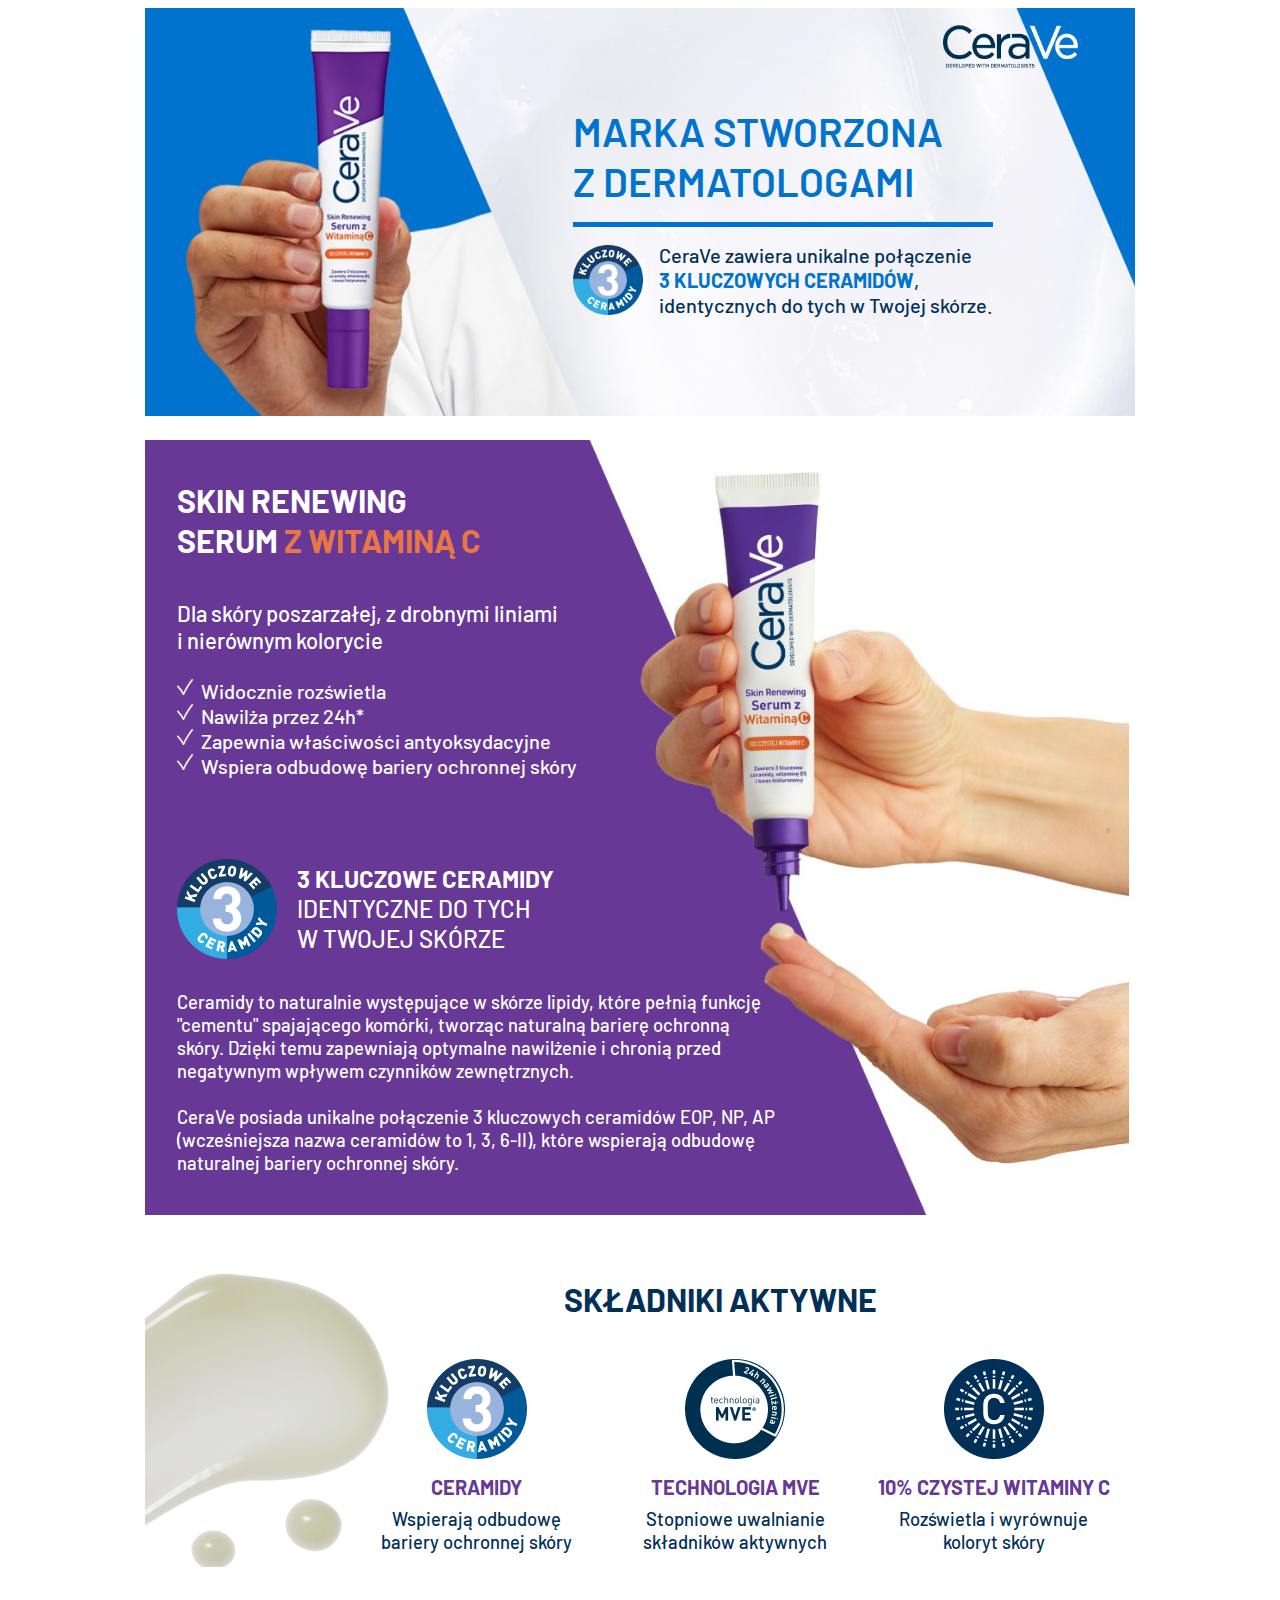
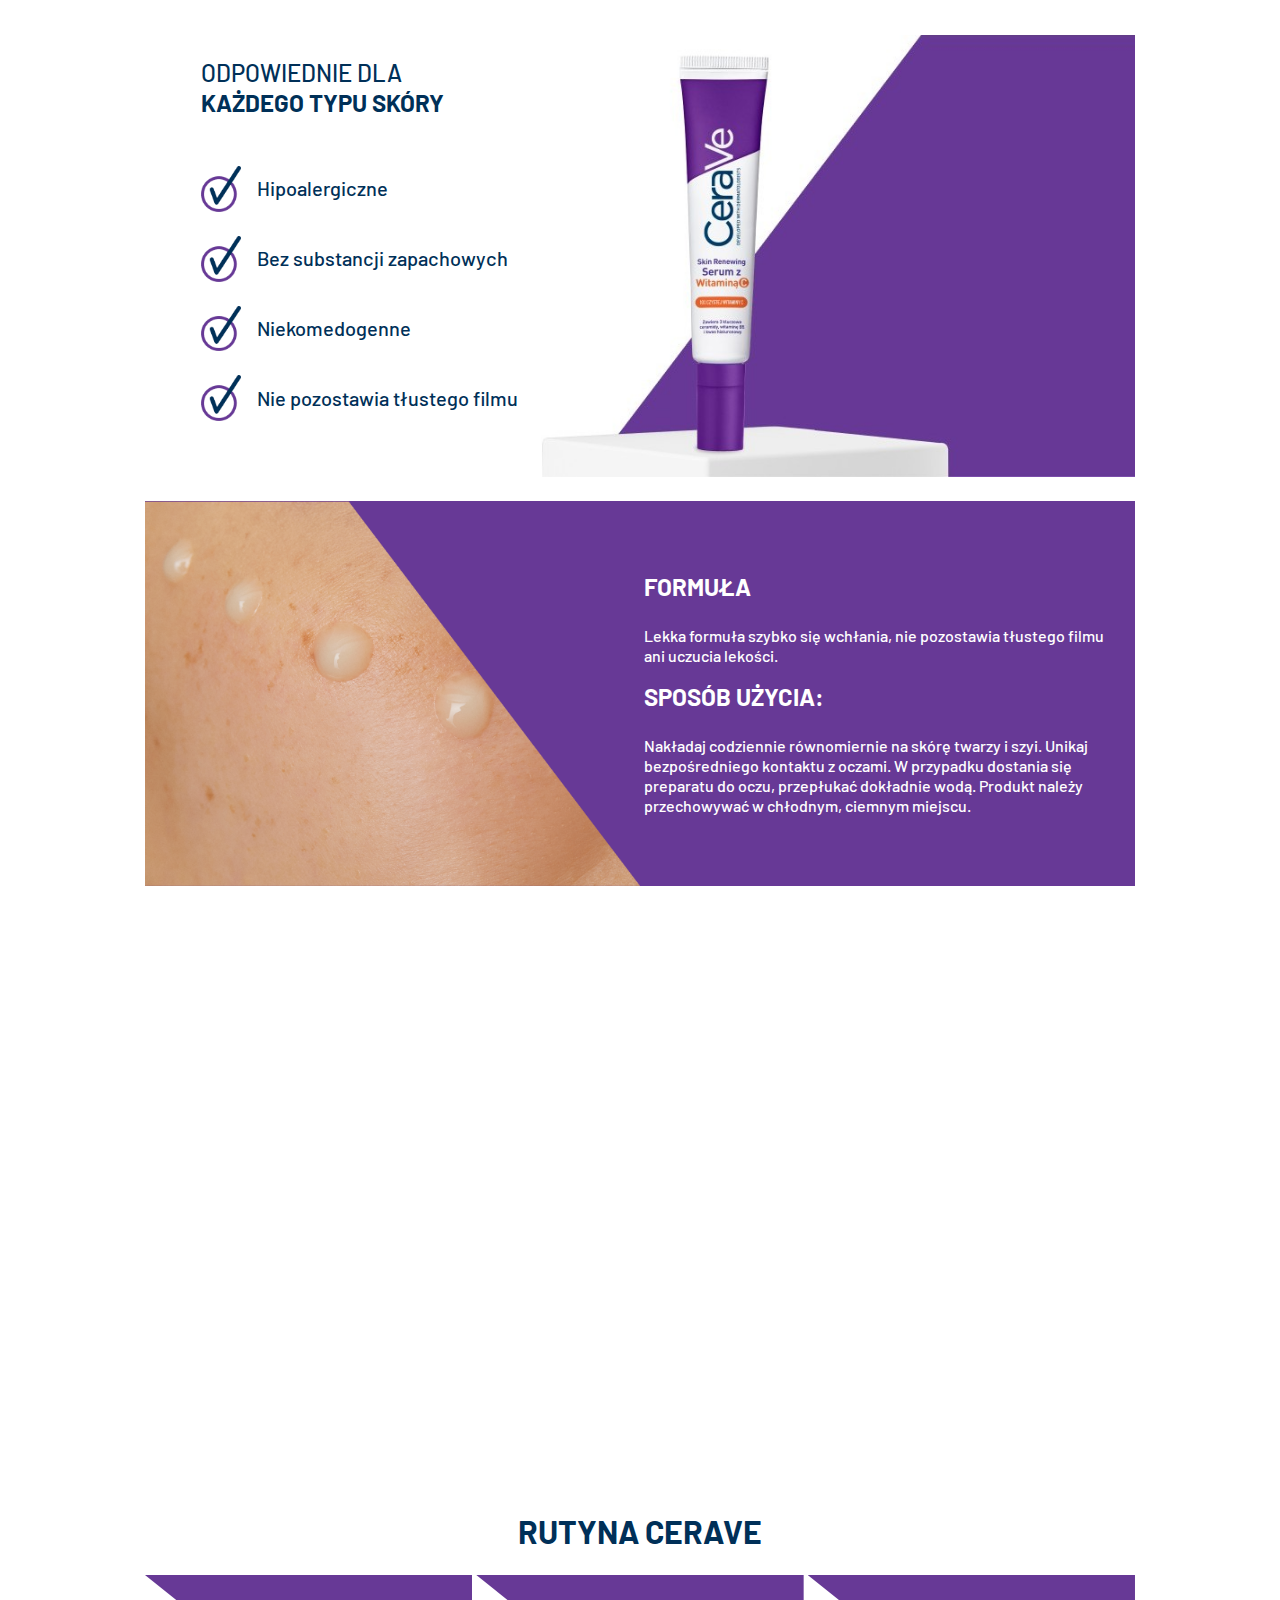
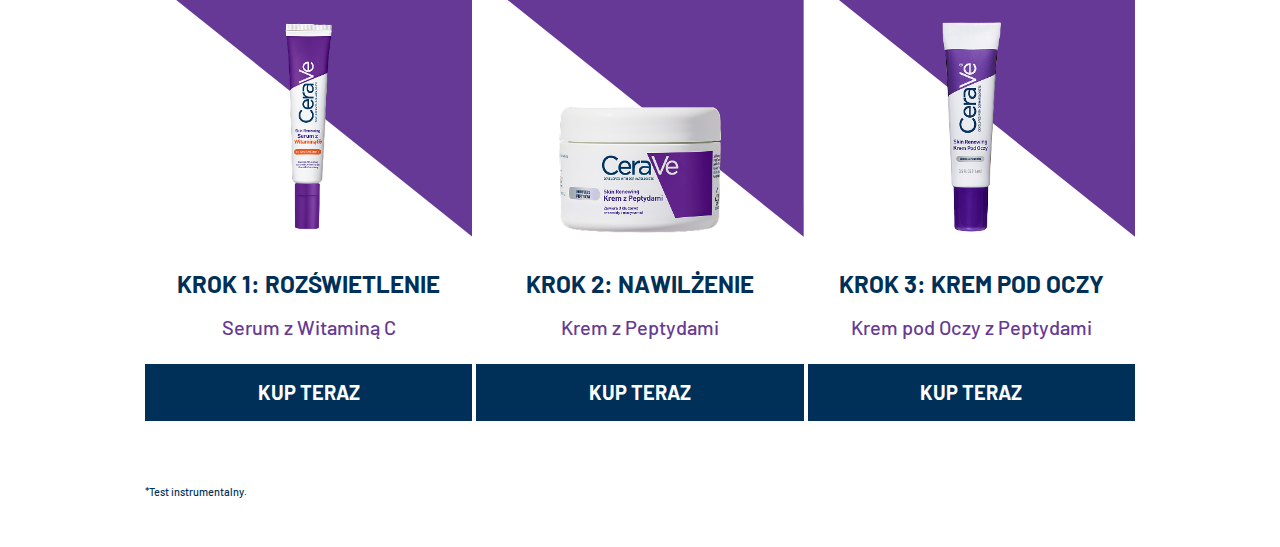
<file: index.html>
<!DOCTYPE html>
<html lang="pl">

<head>
    <meta charset="UTF-8">
    <meta name="viewport" content="width=device-width, initial-scale=1.0">
    <title>CeraVe serum z witaminą C</title>
    <link rel="preconnect" href="https://fonts.googleapis.com">
    <link rel="preconnect" href="https://fonts.gstatic.com" crossorigin>
    <link
        href="https://fonts.googleapis.com/css2?family=Barlow:ital,wght@0,100;0,200;0,300;0,400;0,500;0,600;0,700;0,800;0,900;1,100;1,200;1,300;1,400;1,500;1,600;1,700;1,800;1,900&display=swap"
        rel="stylesheet">
    <link rel="stylesheet" href="./styles/styles.css">
</head>

<body>
    <div id="es-rc">
        <div id="es-rc-content">
            <div class="es-kv">
                <div class="es-kv__left">
                    <img src="./images/kv-photo.jpg" alt="CeraVe żel oczyszczający" class="es-kv__left__image">
                    <img src="./images/logo-footer.png" alt="Logo CeraVe" class="es-mobile es-kv__left__logo">
                    <img src="./images/ceramidy.png" alt="3 Kluczowe ceramidy" class=" es-mobile es-kv__left__icon">
                </div>
                <div class="es-kv__right" style="background-image: url('./images/kv-texture.png');">
                    <img src="./images/logo-kv.png" alt="Logo CeraVe" class="es-desktop es-kv__right__logo">
                    <div class="es-kv__right__textCtn">
                        <p class="es-kv__right__title">Marka stworzona z&nbsp;dermatologami</p>
                        <div class="es-kv__right__wrapper">
                            <img src="./images/ceramidy.png" alt="3 Kluczowe ceramidy"
                                class="es-desktop es-kv__right__icon">
                            <p class="es-kv__right__text">CeraVe zawiera unikalne połączenie <span
                                    class="es-kv__right__text--span">3&nbsp;kluczowych ceramidów</span>, identycznych
                                do&nbsp;tych w&nbsp;Twojej skórze.</p>
                        </div>
                    </div>
                </div>
            </div>

            <div class="es-features">
                <div class="es-features__wrapper es-features__wrapper--top">
                    <p class="es-section-title es-features__title">Skin renewing serum <span
                            class="es-features__title--accent">z witaminą C</span></p>
                    <p class="es-features__subtitle">
                        Dla skóry poszarzałej, z drobnymi liniami i&nbsp;nierównym kolorycie
                    </p>
                    <div class="es-features__points">
                        <div class="es-features__points__item">
                            <img class="es-features__points__icon" src="./images/tick-1.png" alt="Tick">
                            <p class="es-features__points__text">Widocznie rozświetla</p>
                        </div>
                        <div class="es-features__points__item">
                            <img class="es-features__points__icon" src="./images/tick-1.png" alt="Tick">
                            <p class="es-features__points__text">Nawilża przez 24h*</p>
                        </div>
                        <div class="es-features__points__item">
                            <img class="es-features__points__icon" src="./images/tick-1.png" alt="Tick">
                            <p class="es-features__points__text">Zapewnia właściwości antyoksydacyjne</p>
                        </div>
                        <div class="es-features__points__item">
                            <img class="es-features__points__icon" src="./images/tick-1.png" alt="Tick">
                            <p class="es-features__points__text">Wspiera odbudowę bariery ochronnej skóry</p>
                        </div>
                    </div>
                </div>
                <div class="es-features__wrapper es-features__wrapper--bottom">
                    <div class="es-features__badgeCtn">
                        <img class="es-features__badge__img" src="./images/ceramidy.png" alt="3 Kluczowe ceramidy">
                        <div class="es-features__badge__text">
                            <p class="es-features__badge__text--bold">3 kluczowe ceramidy</p>
                            <p>identyczne do tych w&nbsp;Twojej skórze</p>
                        </div>
                    </div>
                    <div class="es-features__text">
                        <p>
                            Ceramidy to naturalnie występujące w skórze lipidy, które pełnią funkcję "cementu"
                            spajającego komórki, tworząc naturalną barierę ochronną skóry. Dzięki temu zapewniają
                            optymalne nawilżenie i&nbsp;chronią przed negatywnym wpływem czynników zewnętrznych.<br><br>
                            CeraVe posiada unikalne połączenie 3&nbsp;kluczowych ceramidów EOP, NP, AP (wcześniejsza
                            nazwa
                            ceramidów to 1, 3, 6-II), które wspierają odbudowę naturalnej bariery ochronnej skóry.
                        </p>
                    </div>
                </div>
                <div class="es-features__hand__container">
                    <img class="es-features__hand__image" src="./images/hand.png" alt="Ręka trzymająca produkt">

                </div>
                <div class="es-features__bg">
                    <img src="./images/features-bg.jpg" alt="" class="es-features__bg__image">
                </div>
            </div>

            <div class="es-ingredients">
                <img src="./images/bubbles.png" alt="" class="es-ingredients__bubbles">
                <div class="es-ingredients__content">
                    <p class="es-ingredients__title es-section-title">Składniki aktywne</p>
                    <div class="es-ingredients__list">
                        <div class="es-ingredients__list__item">
                            <img src="./images/ceramidy.png" alt="3 Kluczowe ceramidy"
                                class="es-ingredients__list__icon">
                            <div class="es-ingredients__list__description">
                                <p class="es-ingredients__list__title">Ceramidy</p>
                                <p class="es-ingredients__list__text">Wspierają odbudowę bariery ochronnej skóry</p>
                            </div>
                        </div>
                        <div class="es-ingredients__list__item">
                            <img src="./images/MVE.png" alt="Witamina B3" class="es-ingredients__list__icon">
                            <div class="es-ingredients__list__description">
                                <p class="es-ingredients__list__title">Technologia MVE</p>
                                <p class="es-ingredients__list__text">Stopniowe uwalnianie składników aktywnych</p>
                            </div>
                        </div>
                        <div class="es-ingredients__list__item">
                            <img src="./images/vit-c.png" alt="Kwas hialuronowy" class="es-ingredients__list__icon">
                            <div class="es-ingredients__list__description">
                                <p class="es-ingredients__list__title">10% czystej witaminy C</p>
                                <p class="es-ingredients__list__text">Rozświetla i wyrównuje​ koloryt skóry</p>
                            </div>
                        </div>
                    </div>
                </div>
            </div>

            <div class="es-benefits">
                <div class="es-benefits__image__container">
                    <img class="es-benefits__image es-mobile" src="./images/pack.png"
                        alt="opakowanie CeraVe oczyszczający żel do mycia">
                    <img class="es-benefits__image es-desktop" src="./images/benefits-bg.jpg"
                        alt="opakowanie CeraVe oczyszczający żel do mycia">
                </div>
                <div class="es-benefits__container">
                    <p class="es-benefits__title">Odpowiednie dla <span><br>każdego typu skóry</span></p>
                    <div class="es-benefits__list">
                        <div class="es-benefits__list__item">
                            <img class="es-benefits__list__icon" src="./images/tick-2.png" alt="">
                            <p class="es-benefits__list__text">Hipoalergiczne</p>
                        </div>
                        <div class="es-benefits__list__item">
                            <img class="es-benefits__list__icon" src="./images/tick-2.png" alt="">
                            <p class="es-benefits__list__text">Bez substancji zapachowych</p>
                        </div>
                        <div class="es-benefits__list__item">
                            <img class="es-benefits__list__icon" src="./images/tick-2.png" alt="">
                            <p class="es-benefits__list__text">Niekomedogenne</p>
                        </div>
                        <div class="es-benefits__list__item">
                            <img class="es-benefits__list__icon" src="./images/tick-2.png" alt="">
                            <p class="es-benefits__list__text">Nie pozostawia tłustego filmu</p>
                        </div>
                    </div>
                </div>
            </div>

            <div class="es-formula-use">
                <img class="es-formula-use__image" src="./images/use.png" alt="">
                <div class="es-formula-use__content">
                    <div class="es-formula-use__text-wrapper">
                        <p class="es-formula-use__name">Formuła</p>
                        <p class="es-formula-use__text">
                            Lekka formuła szybko się wchłania, nie pozostawia tłustego filmu
                            ani uczucia lekości.
                        </p>
                    </div>
                    <div class="es-formula-use__text-wrapper">
                        <p class="es-formula-use__name">Sposób użycia:</p>
                        <p class="es-formula-use__text">
                            Nakładaj codziennie równomiernie na&nbsp;skórę twarzy i&nbsp;szyi. Unikaj bezpośredniego
                            kontaktu
                            z&nbsp;oczami. W&nbsp;przypadku dostania się preparatu do oczu, przepłukać dokładnie wodą.
                            Produkt należy przechowywać w&nbsp;chłodnym, ciemnym miejscu.
                        </p>
                    </div>
                </div>
            </div>

            <div class="es-video">
                <iframe class="es-video__iframe" width="560" height="315"
                    src="https://www.youtube.com/embed/Zhnm3WomlW8?si=BFtQ5gKlIoRKEJmO" title="YouTube video player"
                    allow="accelerometer; autoplay; clipboard-write; encrypted-media; gyroscope; picture-in-picture; web-share"
                    referrerpolicy="strict-origin-when-cross-origin" allowfullscreen></iframe>
            </div>

            <div class="es-cross">
                <p class="es-section-title">Rutyna cerave</p>
                <div class="es-cross__content">
                    <div class="es-cross__item">
                        <a class="es-cross__item__image-container" href="#1" target="_blank">
                            <img src="./images/cross-1.png" alt="Oczyszczający żel do mycia CeraVe"
                                class="es-cross__item__image">
                        </a>
                        <div class="es-cross__item__text-container">
                            <p class="es-cross__item__text-step">Krok 1: Rozświetlenie</p>
                            <div class="es-cross__item__text-description">
                                <p class="es-cross__item__text-name">Serum z Witaminą C</p>
                            </div>
                        </div>
                        <a href="#1" target="_blank" class="es-cross__item__button">Kup teraz</a>
                    </div>
                    <div class="es-cross__item">
                        <a class="es-cross__item__image-container" href="#2" target="_blank">
                            <img src="./images/cross-2.png" alt="Nawilżająca emulsja CeraVe"
                                class="es-cross__item__image">
                        </a>
                        <div class="es-cross__item__text-container">
                            <p class="es-cross__item__text-step">Krok 2: Nawilżenie</p>
                            <div class="es-cross__item__text-description">
                                <p class="es-cross__item__text-name">Krem z Peptydami</p>
                            </div>
                        </div>
                        <a href="#2" target="_blank" class="es-cross__item__button">Kup teraz</a>
                    </div>
                    <div class="es-cross__item">
                        <a class="es-cross__item__image-container" href="#3" target="_blank">
                            <img src="./images/cross-3.png" alt="Nawilżająca emulsja CeraVe"
                                class="es-cross__item__image">
                        </a>
                        <div class="es-cross__item__text-container">
                            <p class="es-cross__item__text-step">Krok 3: Krem pod oczy</p>
                            <div class="es-cross__item__text-description">
                                <p class="es-cross__item__text-name">Krem pod Oczy z&nbsp;Peptydami</p>
                            </div>
                        </div>
                        <a href="#3" target="_blank" class="es-cross__item__button">Kup teraz</a>
                    </div>
                </div>
            </div>

            <div class="es-disclaimer">
                <p>*Test instrumentalny.</p>
            </div>
        </div>
    </div>
</body>

</html>
</file>
<file: styles/styles.css>
#es-rc #es-rc-content {
  font-family: "Barlow", sans-serif;
  font-size: 16px;
  font-weight: 500;
  line-height: 1.25;
  color: #003058;
  background-color: #ffffff;
  max-width: 990px;
  margin: auto;
  container-type: inline-size;
  container-name: es-rc-content;
  display: flex;
  flex-direction: column;
  gap: 24px;
}
#es-rc #es-rc-content ::-moz-selection {
  background-color: #e97646;
  color: #ffffff;
}
#es-rc #es-rc-content ::selection {
  background-color: #e97646;
  color: #ffffff;
}
#es-rc #es-rc-content * {
  box-sizing: border-box;
}
#es-rc #es-rc-content p {
  margin: 0;
}
#es-rc #es-rc-content img {
  width: 100%;
  display: block;
  margin: 0 auto;
}
#es-rc #es-rc-content .es-section-title {
  font-size: 32px;
  font-weight: 700;
  text-align: center;
  text-wrap: balance;
  text-transform: uppercase;
  margin-block: 16px;
}
#es-rc #es-rc-content .es-mobile {
  display: block;
}
@container es-rc-content (min-width: 576px) {
  #es-rc #es-rc-content .es-mobile {
    display: none;
  }
}
#es-rc #es-rc-content .es-desktop {
  display: none;
}
@container es-rc-content (min-width: 576px) {
  #es-rc #es-rc-content .es-desktop {
    display: block;
  }
}
#es-rc #es-rc-content .es-kv__left {
  position: relative;
}
#es-rc #es-rc-content .es-kv__left__logo {
  background-color: #003058;
  padding: 20px 20px 20px 40px;
  position: absolute;
  top: 0;
  right: 0;
  width: 150px;
  clip-path: polygon(0 0, 100% 0%, 100% 100%, 21% 100%);
}
#es-rc #es-rc-content .es-kv__left__icon {
  position: absolute;
  width: 100px;
  top: 32%;
  right: 0;
}
#es-rc #es-rc-content .es-kv__right {
  background-size: 150% 150%;
  background-position: 64%;
  background-repeat: no-repeat;
  position: relative;
}
#es-rc #es-rc-content .es-kv__right__textCtn {
  padding: 32px;
}
#es-rc #es-rc-content .es-kv__right__title {
  color: #0073ce;
  font-weight: 600;
  font-size: 25.6px;
  text-transform: uppercase;
  padding-bottom: 16px;
  margin-bottom: 16px;
  border-bottom: 5px solid #0073ce;
}
#es-rc #es-rc-content .es-kv__right__text--span {
  color: #0073ce;
  font-weight: 700;
  text-transform: uppercase;
}
#es-rc #es-rc-content .es-kv__right__logo {
  max-width: 175px;
  padding: 16px;
  position: absolute;
  top: 0;
  right: 0;
}
#es-rc #es-rc-content .es-kv__right__icon {
  max-width: 70px;
}
@container es-rc-content (min-width: 340px) {
  #es-rc #es-rc-content .es-kv__right__title {
    font-size: 32px;
  }
}
@container es-rc-content (min-width: 576px) {
  #es-rc #es-rc-content .es-kv__right {
    background-color: #0073ce;
    background-size: cover;
    background-position: center;
    padding: 40px;
  }
  #es-rc #es-rc-content .es-kv__right__textCtn {
    padding: 0;
    max-width: 380px;
    margin: auto;
  }
  #es-rc #es-rc-content .es-kv__right__wrapper {
    display: flex;
    align-items: center;
    gap: 16px;
  }
}
@container es-rc-content (min-width: 589px) {
  #es-rc #es-rc-content .es-kv {
    display: flex;
    position: relative;
    background-color: #0073ce;
  }
  #es-rc #es-rc-content .es-kv__left {
    width: 46%;
  }
  #es-rc #es-rc-content .es-kv__right {
    width: 73%;
    position: absolute;
    right: 0;
    top: 0;
    height: 100%;
    background-color: unset;
    display: flex;
    align-items: center;
    justify-content: center;
  }
  #es-rc #es-rc-content .es-kv__right__textCtn {
    margin-left: 16%;
  }
  #es-rc #es-rc-content .es-kv__right__title {
    font-size: 30px;
  }
  #es-rc #es-rc-content .es-kv__right__logo {
    max-width: 19%;
    right: 8%;
    top: 4%;
    padding: 0;
  }
}
@container es-rc-content (min-width: 768px) {
  #es-rc #es-rc-content .es-kv__right__textCtn {
    max-width: 420px;
    margin-right: auto;
    margin-left: 15%;
  }
  #es-rc #es-rc-content .es-kv__right__title {
    font-size: 40px;
    width: 100%;
    margin-left: 0;
  }
  #es-rc #es-rc-content .es-kv__right__text {
    font-size: 20px;
  }
}
@container es-rc-content (min-width: 880px) {
  #es-rc #es-rc-content .es-kv__right__textCtn {
    margin-left: 20%;
  }
}
@container es-rc-content (min-width: 980px) {
  #es-rc #es-rc-content .es-kv__right {
    width: 74%;
  }
  #es-rc #es-rc-content .es-kv__right__logo {
    right: 7.5%;
  }
}
#es-rc #es-rc-content .es-features {
  background-color: #673996;
  color: #ffffff;
  padding: 24px;
}
#es-rc #es-rc-content .es-features__wrapper {
  display: flex;
  flex-direction: column;
}
#es-rc #es-rc-content .es-features__title {
  text-align: left;
  margin-top: 0;
}
#es-rc #es-rc-content .es-features__title--accent {
  color: #e97646;
}
#es-rc #es-rc-content .es-features__subtitle {
  font-size: 17.92px;
  margin-top: 24px;
}
#es-rc #es-rc-content .es-features__points {
  margin-top: 24px;
}
#es-rc #es-rc-content .es-features__points__item {
  display: flex;
  justify-content: flex-start;
  gap: 8px;
}
#es-rc #es-rc-content .es-features__points__icon {
  width: 16px;
  height: 16px;
  margin: 0;
}
#es-rc #es-rc-content .es-features__badgeCtn {
  display: flex;
  align-items: center;
  justify-content: center;
  gap: 16px;
  margin-top: 32px;
  max-width: 300px;
}
#es-rc #es-rc-content .es-features__badge__img {
  width: 25%;
  max-width: 100px;
}
#es-rc #es-rc-content .es-features__badge__text {
  text-transform: uppercase;
  font-size: 16px;
}
#es-rc #es-rc-content .es-features__badge__text--bold {
  font-weight: 700;
}
#es-rc #es-rc-content .es-features__text {
  font-size: 16px;
  margin-top: 32px;
}
#es-rc #es-rc-content .es-features__hand__container {
  margin-top: 32px;
  margin-right: -24px;
}
#es-rc #es-rc-content .es-features__bg {
  display: none;
}
@container es-rc-content (min-width: 360px) {
  #es-rc #es-rc-content .es-features__badge__text {
    font-size: 19.2px;
  }
}
@container es-rc-content (min-width: 440px) {
  #es-rc #es-rc-content .es-features__hand__container {
    position: relative;
    margin-block: 24px;
    z-index: 2;
  }
}
@container es-rc-content (min-width: 576px) and (max-width: 767px) {
  #es-rc #es-rc-content .es-features .es-section-title {
    font-size: 28px;
  }
  #es-rc #es-rc-content .es-features__subtitle {
    text-wrap: balance;
  }
}
@container es-rc-content (min-width: 576px) {
  #es-rc #es-rc-content .es-features {
    position: relative;
    z-index: 1;
  }
  #es-rc #es-rc-content .es-features__hand__container {
    position: static;
    margin: 0;
  }
  #es-rc #es-rc-content .es-features__hand__image {
    display: none;
  }
  #es-rc #es-rc-content .es-features__bg {
    display: block;
    position: absolute;
    top: 0;
    right: 0;
    height: 100%;
    width: 100%;
    z-index: -1;
  }
  #es-rc #es-rc-content .es-features__bg__image {
    width: 100%;
    height: 100%;
    -o-object-fit: cover;
       object-fit: cover;
  }
  #es-rc #es-rc-content .es-features__wrapper--top {
    width: 56%;
  }
  #es-rc #es-rc-content .es-features__wrapper--bottom {
    width: 75%;
  }
}
@container es-rc-content (min-width: 768px) {
  #es-rc #es-rc-content .es-features {
    padding: 40px 32px;
  }
  #es-rc #es-rc-content .es-features__bg {
    width: 100%;
  }
  #es-rc #es-rc-content .es-features__title {
    font-size: 32px;
  }
  #es-rc #es-rc-content .es-features__subtitle {
    font-size: 22px;
  }
  #es-rc #es-rc-content .es-features__points {
    font-size: 20px;
  }
  #es-rc #es-rc-content .es-features__badgeCtn {
    max-width: 400px;
    gap: 20px;
  }
  #es-rc #es-rc-content .es-features__badge__text {
    font-size: 24px;
  }
  #es-rc #es-rc-content .es-features__text {
    font-size: 18.4px;
    margin-top: 32px;
  }
  #es-rc #es-rc-content .es-features__wrapper--top {
    width: 50%;
    max-width: 440px;
  }
  #es-rc #es-rc-content .es-features__wrapper--bottom {
    width: 70%;
    max-width: 600px;
    margin-top: 48px;
  }
}
@container es-rc-content (min-width: 980px) {
  #es-rc #es-rc-content .es-features {
    overflow: hidden;
  }
  #es-rc #es-rc-content .es-features__bg {
    width: 105%;
  }
}
#es-rc #es-rc-content .es-ingredients {
  position: relative;
  z-index: 1;
}
#es-rc #es-rc-content .es-ingredients__bubbles {
  position: absolute;
  top: 24px;
  left: 0;
  z-index: -1;
  max-width: 300px;
}
#es-rc #es-rc-content .es-ingredients__content {
  padding: 24px;
}
#es-rc #es-rc-content .es-ingredients__title {
  font-size: 32px;
}
#es-rc #es-rc-content .es-ingredients__list {
  margin-top: 40px;
  display: flex;
  flex-wrap: wrap;
  align-content: center;
  justify-content: center;
  gap: 24px;
}
#es-rc #es-rc-content .es-ingredients__list__item {
  display: flex;
  flex-direction: column;
  align-items: center;
  text-align: center;
  text-wrap: balance;
  gap: 16px;
  max-width: 200px;
}
#es-rc #es-rc-content .es-ingredients__list__icon {
  max-width: 100px;
  transition: all 0.3s ease-in-out;
}
#es-rc #es-rc-content .es-ingredients__list__icon:hover {
  transform: scale(1.1);
}
#es-rc #es-rc-content .es-ingredients__list__title {
  font-weight: 700;
  text-transform: uppercase;
  color: #673996;
  font-size: 20px;
}
#es-rc #es-rc-content .es-ingredients__list__text {
  font-size: 18.4px;
  margin-top: 8px;
}
@container es-rc-content (min-width: 576px) {
  #es-rc #es-rc-content .es-ingredients__content {
    max-width: 830px;
    margin-left: auto;
  }
}
@container es-rc-content (min-width: 768px) {
  #es-rc #es-rc-content .es-ingredients__list {
    justify-content: flex-end;
  }
  #es-rc #es-rc-content .es-ingredients__list__item {
    max-width: 30%;
  }
}
#es-rc #es-rc-content .es-benefits__image.es-mobile {
  width: 80%;
  max-width: 350px;
}
#es-rc #es-rc-content .es-benefits__image__container {
  position: relative;
  z-index: 1;
}
#es-rc #es-rc-content .es-benefits__image__container::after {
  content: "";
  position: absolute;
  top: 0;
  right: 0;
  width: 100%;
  height: 100%;
  background-color: #673996;
  clip-path: polygon(76% 0%, 100% 0%, 100% 100%, 5% 100%);
  z-index: -1;
}
#es-rc #es-rc-content .es-benefits__container {
  padding: 24px;
  display: flex;
  flex-direction: column;
  gap: 24px;
}
#es-rc #es-rc-content .es-benefits__title {
  font-size: 24px;
  text-transform: uppercase;
}
#es-rc #es-rc-content .es-benefits__title span {
  font-weight: 700;
}
#es-rc #es-rc-content .es-benefits__list {
  display: flex;
  flex-direction: column;
}
#es-rc #es-rc-content .es-benefits__list__item {
  display: flex;
  align-items: center;
  gap: 16px;
  margin-top: 24px;
}
#es-rc #es-rc-content .es-benefits__list__icon {
  max-width: 40px;
  margin: unset;
}
#es-rc #es-rc-content .es-benefits__list__text {
  font-size: 20px;
}
@container es-rc-content (min-width: 576px) {
  #es-rc #es-rc-content .es-benefits {
    position: relative;
    display: flex;
    align-items: center;
    min-height: 400px;
  }
  #es-rc #es-rc-content .es-benefits__image__container {
    position: absolute;
    right: 0;
    bottom: 0;
    width: 59%;
  }
  #es-rc #es-rc-content .es-benefits__image__container::after {
    display: none;
  }
  #es-rc #es-rc-content .es-benefits__container {
    position: relative;
    z-index: 2;
    width: 59%;
  }
}
@container es-rc-content (min-width: 660px) {
  #es-rc #es-rc-content .es-benefits__container {
    width: 53%;
  }
  #es-rc #es-rc-content .es-benefits__image__container {
    width: 66%;
  }
}
@container es-rc-content (min-width: 768px) {
  #es-rc #es-rc-content .es-benefits {
    min-height: 450px;
    padding: 32px;
  }
  #es-rc #es-rc-content .es-benefits__image__container {
    width: 60%;
  }
  #es-rc #es-rc-content .es-benefits__container {
    width: 60%;
  }
}
#es-rc #es-rc-content .es-formula-use__content {
  background-color: #673996;
  color: #ffffff;
  padding: 24px;
  display: flex;
  flex-direction: column;
  gap: 32px;
}
#es-rc #es-rc-content .es-formula-use__name {
  text-transform: uppercase;
  font-weight: 700;
  font-size: 24px;
  margin-bottom: 24px;
}
@container es-rc-content (min-width: 660px) {
  #es-rc #es-rc-content .es-formula-use {
    display: flex;
    align-items: center;
    background-color: #673996;
    position: relative;
  }
  #es-rc #es-rc-content .es-formula-use__image {
    width: 54%;
    margin-left: 0;
  }
  #es-rc #es-rc-content .es-formula-use__content {
    background-color: transparent;
    width: 50%;
    position: absolute;
    right: 0;
    top: 50%;
    transform: translateY(-50%);
    gap: 16px;
  }
}
@container es-rc-content (min-width: 660px) and (max-width: 767px) {
  #es-rc #es-rc-content .es-formula-use__image {
    min-height: 420px;
  }
}
@container es-rc-content (min-width: 768px) {
  #es-rc #es-rc-content .es-formula-use__image {
    width: 50%;
  }
  #es-rc #es-rc-content .es-formula-use__content {
    width: 52%;
  }
}
#es-rc #es-rc-content .es-video__iframe {
  width: 100%;
  height: 100%;
  aspect-ratio: 16/9;
  border: 0;
}
#es-rc #es-rc-content .es-cross__content {
  display: flex;
  flex-direction: column;
  align-items: center;
  gap: 24px;
  margin-top: 24px;
}
#es-rc #es-rc-content .es-cross__item {
  width: 100%;
  max-width: 275px;
}
#es-rc #es-rc-content .es-cross__item__image {
  max-width: 170px;
  padding: 24px 24px 0 24px;
  position: relative;
  z-index: 2;
  transition: all 0.3s ease-in-out;
}
#es-rc #es-rc-content .es-cross__item__image:hover {
  scale: 1.1;
}
#es-rc #es-rc-content .es-cross__item__image-container {
  position: relative;
  z-index: 1;
}
#es-rc #es-rc-content .es-cross__item__image-container::after {
  content: "";
  position: absolute;
  top: 0;
  right: 0;
  width: 100%;
  height: 100%;
  background-color: #673996;
  clip-path: polygon(0% 0%, 100% 0%, 100% 0%, 100% 100%);
  z-index: -1;
}
#es-rc #es-rc-content .es-cross__item__text-container {
  display: flex;
  flex-direction: column;
  gap: 16px;
  text-align: center;
  margin-top: 32px;
  margin-bottom: 24px;
}
#es-rc #es-rc-content .es-cross__item__text-step {
  font-size: 24px;
  text-transform: uppercase;
  font-weight: 700;
}
#es-rc #es-rc-content .es-cross__item__text-name {
  font-size: 20px;
  color: #673996;
}
#es-rc #es-rc-content .es-cross__item__text-text {
  font-size: 18.4px;
  line-height: 1.52;
}
#es-rc #es-rc-content .es-cross__item__button {
  background-color: #003058;
  display: block;
  padding: 16px;
  color: #ffffff;
  text-align: center;
  text-decoration: none;
  text-transform: uppercase;
  font-weight: 700;
  font-size: 20px;
  transition: all 0.3s ease-in-out;
}
#es-rc #es-rc-content .es-cross__item__button:hover {
  background-color: #e97646;
}
#es-rc #es-rc-content .es-cross__item__image-container:hover ~ .es-cross__item__button, #es-rc #es-rc-content .es-cross__item__image:hover ~ .es-cross__item__button {
  background-color: #e97646;
}
@container es-rc-content (min-width: 660px) {
  #es-rc #es-rc-content .es-cross__content {
    flex-direction: row;
    align-items: flex-start;
    gap: 4px;
  }
  #es-rc #es-rc-content .es-cross__item {
    flex: 1 1 0;
    max-width: unset;
  }
  #es-rc #es-rc-content .es-cross__item__image {
    max-height: 220px;
    max-width: 200px;
    width: auto;
    padding: 0 16px;
  }
  #es-rc #es-rc-content .es-cross__item__image-container {
    width: 100%;
    height: 100%;
    display: grid;
    align-items: flex-end;
    aspect-ratio: 3.6/4;
  }
  #es-rc #es-rc-content .es-cross__item__text-step {
    text-wrap: balance;
    height: 3em;
  }
  #es-rc #es-rc-content .es-cross__item__text-description {
    height: 50px;
  }
}
@container es-rc-content (min-width: 800px) {
  #es-rc #es-rc-content .es-cross__item__image-container {
    aspect-ratio: 5/4;
  }
  #es-rc #es-rc-content .es-cross__item__text-step {
    height: unset;
  }
  #es-rc #es-rc-content .es-cross__item__text-description {
    height: unset;
  }
}
#es-rc #es-rc-content .es-disclaimer {
  font-size: 11px;
  margin-block: 40px;
}/*# sourceMappingURL=styles.css.map */
</file>
